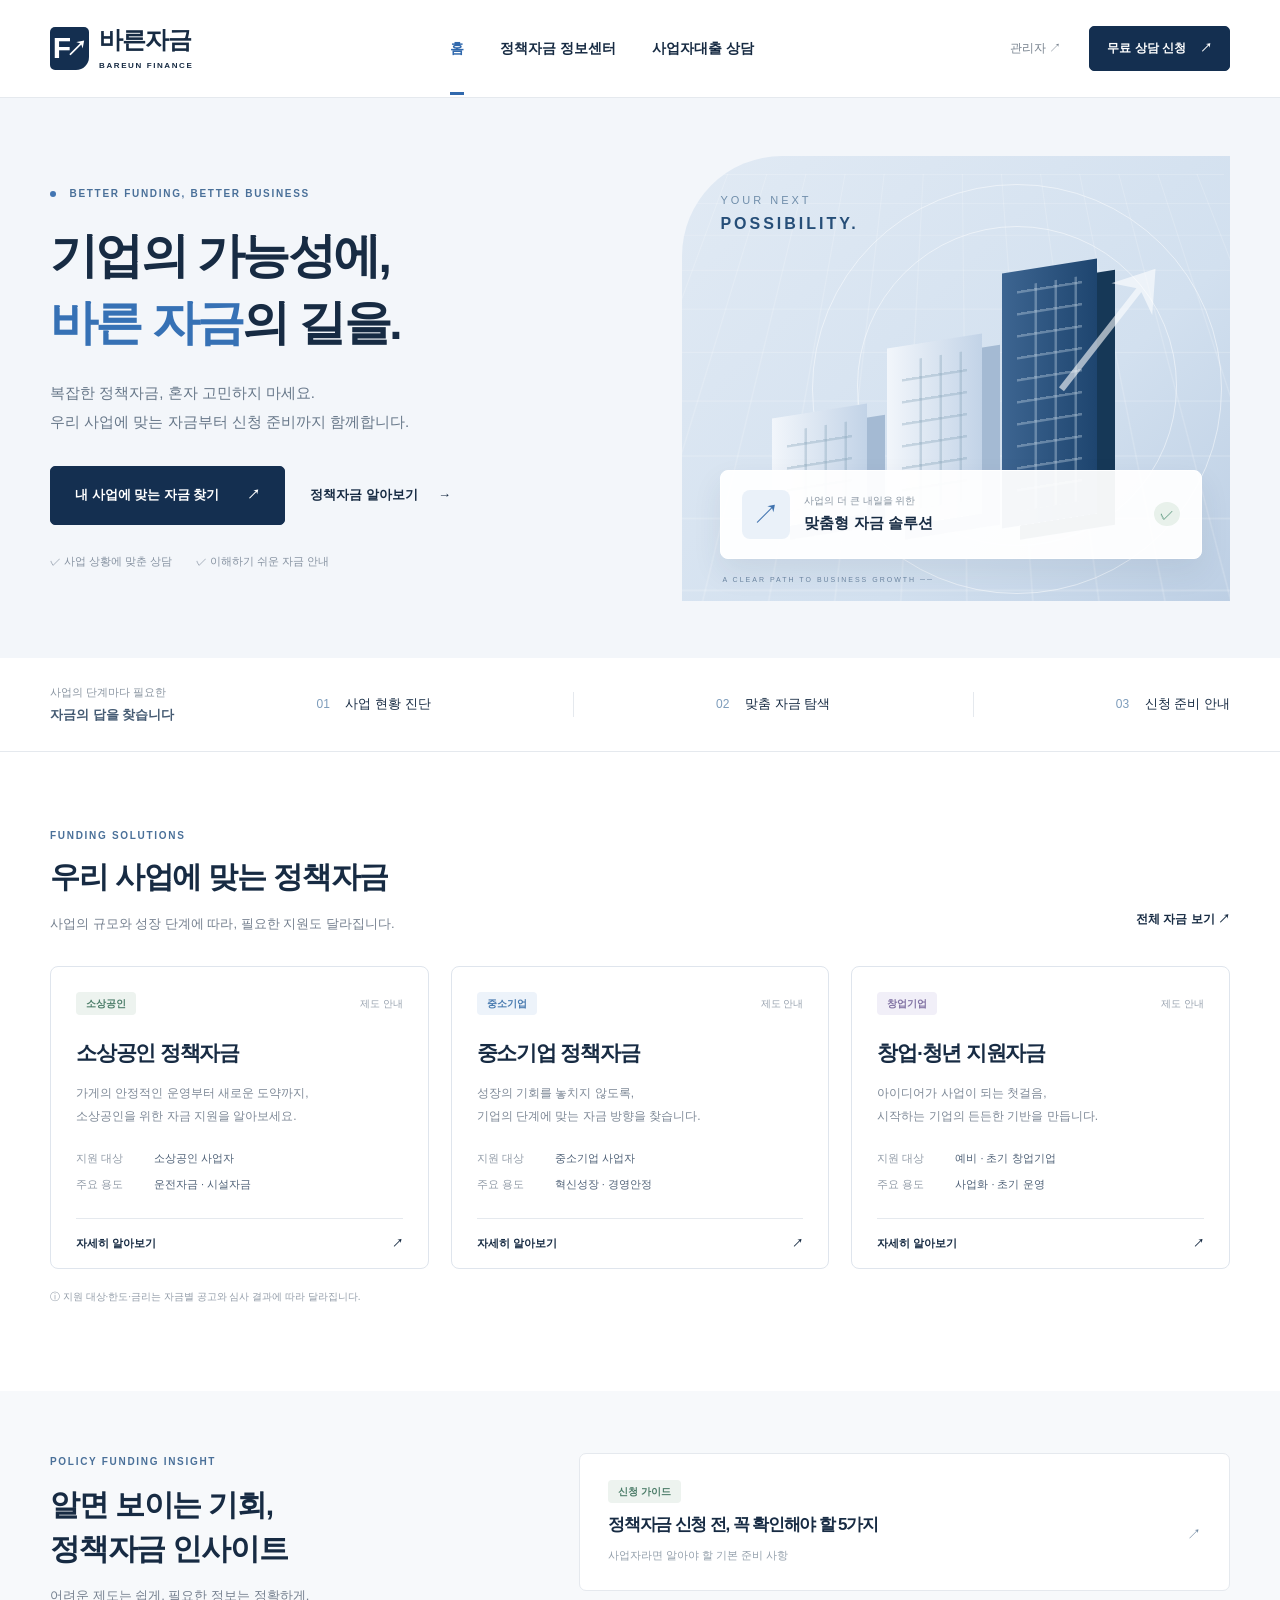
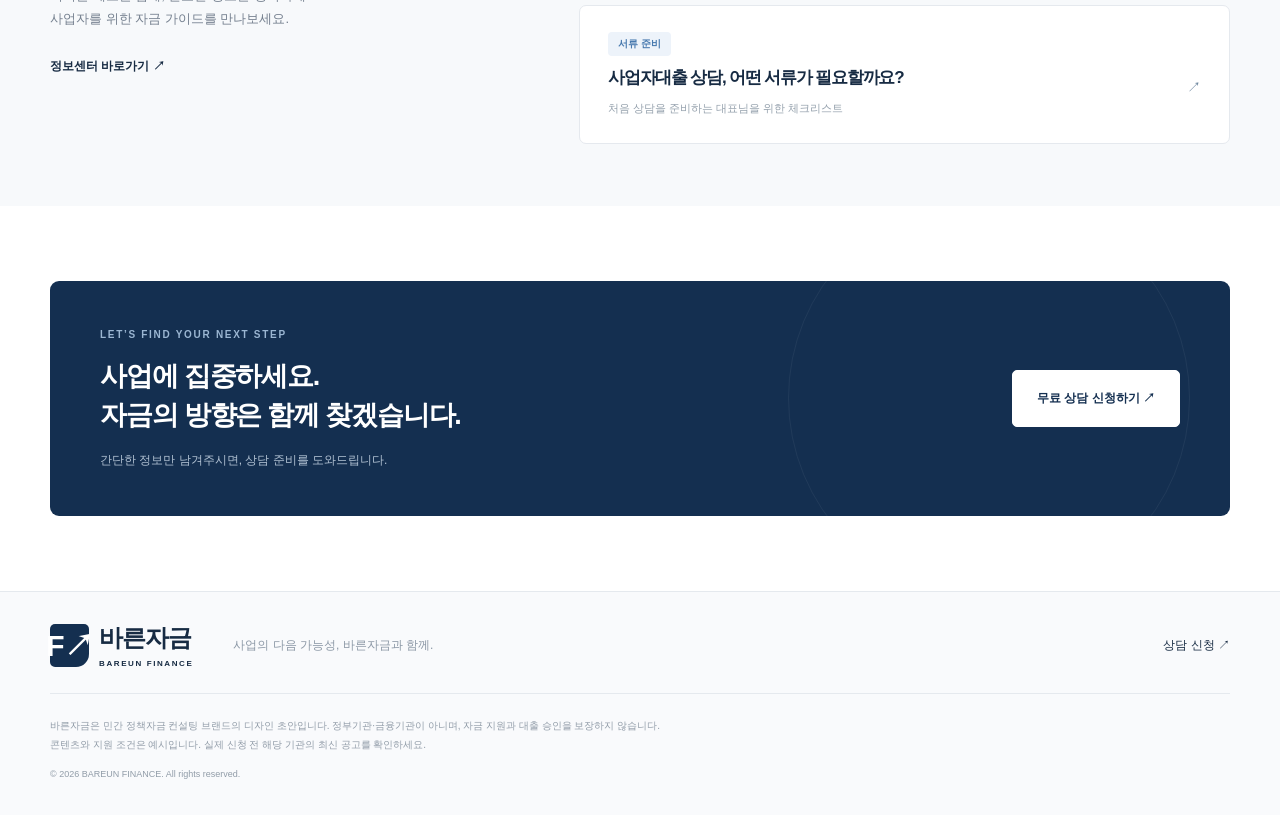
<file: index.html>
<!doctype html><html lang="ko"><head><meta charset="utf-8"><meta name="viewport" content="width=device-width,initial-scale=1"><title>기업의 가능성에, 바른 자금의 길을 | 바른자금</title><meta name="description" content="소상공인·중소기업 정책자금 정보를 쉽게 확인하고 사업자대출 상담을 준비하세요."><meta property="og:title" content="기업의 가능성에, 바른 자금의 길을 | 바른자금"><meta property="og:description" content="소상공인·중소기업 정책자금 정보를 쉽게 확인하고 사업자대출 상담을 준비하세요."><meta property="og:type" content="website"><meta name="robots" content="index,follow"><meta name="theme-color" content="#112b4a"><link rel="icon" href="assets/favicon.svg" type="image/svg+xml"><link rel="stylesheet" href="assets/style.css"><script src="assets/app.js" defer></script></head><body><a class="skip" href="#main">본문으로 건너뛰기</a><header><div class="container header-inner"><a class="brand" href="index.html"><span class="brand-icon">F<span>↗</span></span><span>바른자금<small>BAREUN FINANCE</small></span></a><nav aria-label="주 메뉴"><a href="index.html" aria-current="page">홈</a><a href="information.html">정책자금 정보센터</a><a href="consultation.html">사업자대출 상담</a></nav><a class="admin-link" href="admin.html">관리자 <span>↗</span></a><a class="button small" href="consultation.html">무료 상담 신청 <span>↗</span></a></div></header><main id="main"><section class="hero"><div class="container hero-grid"><div class="hero-copy"><div class="eyebrow"><i></i> BETTER FUNDING, BETTER BUSINESS</div><h1>기업의 가능성에,<br><span>바른 자금</span>의 길을.</h1><p>복잡한 정책자금, 혼자 고민하지 마세요.<br>우리 사업에 맞는 자금부터 신청 준비까지 함께합니다.</p><div class="hero-actions"><a class="button" href="consultation.html">내 사업에 맞는 자금 찾기 <span>↗</span></a><a class="text-link" href="information.html">정책자금 알아보기 <span>→</span></a></div><div class="hero-proof"><span>✓ 사업 상황에 맞춘 상담</span><span>✓ 이해하기 쉬운 자금 안내</span></div></div><div class="hero-art" aria-label="기업 성장과 금융 기회를 표현한 그래픽" role="img"><div class="art-grid"></div><div class="orbit orbit-one"></div><div class="orbit orbit-two"></div><div class="art-caption">YOUR NEXT<br><strong>POSSIBILITY.</strong></div><div class="building b1"></div><div class="building b2"></div><div class="building b3"></div><div class="growth-line">↗</div><div class="float-card"><span class="float-icon">↗</span><div><small>사업의 더 큰 내일을 위한</small><strong>맞춤형 자금 솔루션</strong></div><span class="check">✓</span></div><span class="art-bottom">A CLEAR PATH TO BUSINESS GROWTH ──</span></div></div></section><section class="trust-strip"><div class="container"><span>사업의 단계마다 필요한<br><strong>자금의 답을 찾습니다</strong></span><div><b>01</b> 사업 현황 진단</div><i></i><div><b>02</b> 맞춤 자금 탐색</div><i></i><div><b>03</b> 신청 준비 안내</div></div></section><section class="section container"><div class="section-heading"><div><div class="eyebrow">FUNDING SOLUTIONS</div><h2>우리 사업에 맞는 정책자금</h2><p>사업의 규모와 성장 단계에 따라, 필요한 지원도 달라집니다.</p></div><a class="text-link" href="information.html">전체 자금 보기 ↗</a></div><div class="cards"><article class="fund-card" data-category="소상공인"><div class="card-top"><span class="tag">소상공인</span><span class="muted">제도 안내</span></div><h3>소상공인 정책자금</h3><p>가게의 안정적인 운영부터 새로운 도약까지,<br>소상공인을 위한 자금 지원을 알아보세요.</p><dl><div><dt>지원 대상</dt><dd>소상공인 사업자</dd></div><div><dt>주요 용도</dt><dd>운전자금 · 시설자금</dd></div></dl><a href="information.html#small">자세히 알아보기 <span>↗</span></a></article><article class="fund-card" data-category="중소기업"><div class="card-top"><span class="tag blue">중소기업</span><span class="muted">제도 안내</span></div><h3>중소기업 정책자금</h3><p>성장의 기회를 놓치지 않도록,<br>기업의 단계에 맞는 자금 방향을 찾습니다.</p><dl><div><dt>지원 대상</dt><dd>중소기업 사업자</dd></div><div><dt>주요 용도</dt><dd>혁신성장 · 경영안정</dd></div></dl><a href="information.html#business">자세히 알아보기 <span>↗</span></a></article><article class="fund-card" data-category="창업기업"><div class="card-top"><span class="tag violet">창업기업</span><span class="muted">제도 안내</span></div><h3>창업·청년 지원자금</h3><p>아이디어가 사업이 되는 첫걸음,<br>시작하는 기업의 든든한 기반을 만듭니다.</p><dl><div><dt>지원 대상</dt><dd>예비 · 초기 창업기업</dd></div><div><dt>주요 용도</dt><dd>사업화 · 초기 운영</dd></div></dl><a href="information.html#startup">자세히 알아보기 <span>↗</span></a></article></div><p class="disclaimer">ⓘ 지원 대상·한도·금리는 자금별 공고와 심사 결과에 따라 달라집니다.</p></section><section class="insight-section"><div class="container insight-grid"><div><div class="eyebrow">POLICY FUNDING INSIGHT</div><h2>알면 보이는 기회,<br>정책자금 인사이트</h2><p>어려운 제도는 쉽게, 필요한 정보는 정확하게.<br>사업자를 위한 자금 가이드를 만나보세요.</p><a class="text-link" href="information.html">정보센터 바로가기 ↗</a></div><div class="insight-list"><a href="information.html#guide"><span class="tag">신청 가이드</span><h3>정책자금 신청 전, 꼭 확인해야 할 5가지</h3><small>사업자라면 알아야 할 기본 준비 사항</small><span class="arrow">↗</span></a><a href="information.html#documents"><span class="tag blue">서류 준비</span><h3>사업자대출 상담, 어떤 서류가 필요할까요?</h3><small>처음 상담을 준비하는 대표님을 위한 체크리스트</small><span class="arrow">↗</span></a></div></div></section><section class="container section"><div class="cta"><div><div class="eyebrow">LET’S FIND YOUR NEXT STEP</div><h2>사업에 집중하세요.<br>자금의 방향은 함께 찾겠습니다.</h2><p>간단한 정보만 남겨주시면, 상담 준비를 도와드립니다.</p></div><a class="button light" href="consultation.html">무료 상담 신청하기 ↗</a></div></section></main><footer><div class="container footer-top"><a class="brand" href="index.html"><span class="brand-icon">F↗</span><span>바른자금<small>BAREUN FINANCE</small></span></a><p>사업의 다음 가능성, 바른자금과 함께.</p><a href="consultation.html">상담 신청 ↗</a></div><div class="container fine">바른자금은 민간 정책자금 컨설팅 브랜드의 디자인 초안입니다. 정부기관·금융기관이 아니며, 자금 지원과 대출 승인을 보장하지 않습니다.<br>콘텐츠와 지원 조건은 예시입니다. 실제 신청 전 해당 기관의 최신 공고를 확인하세요.<span>© 2026 BAREUN FINANCE. All rights reserved.</span></div></footer><div id="toast" role="status" aria-live="polite"></div></body></html>
</file>
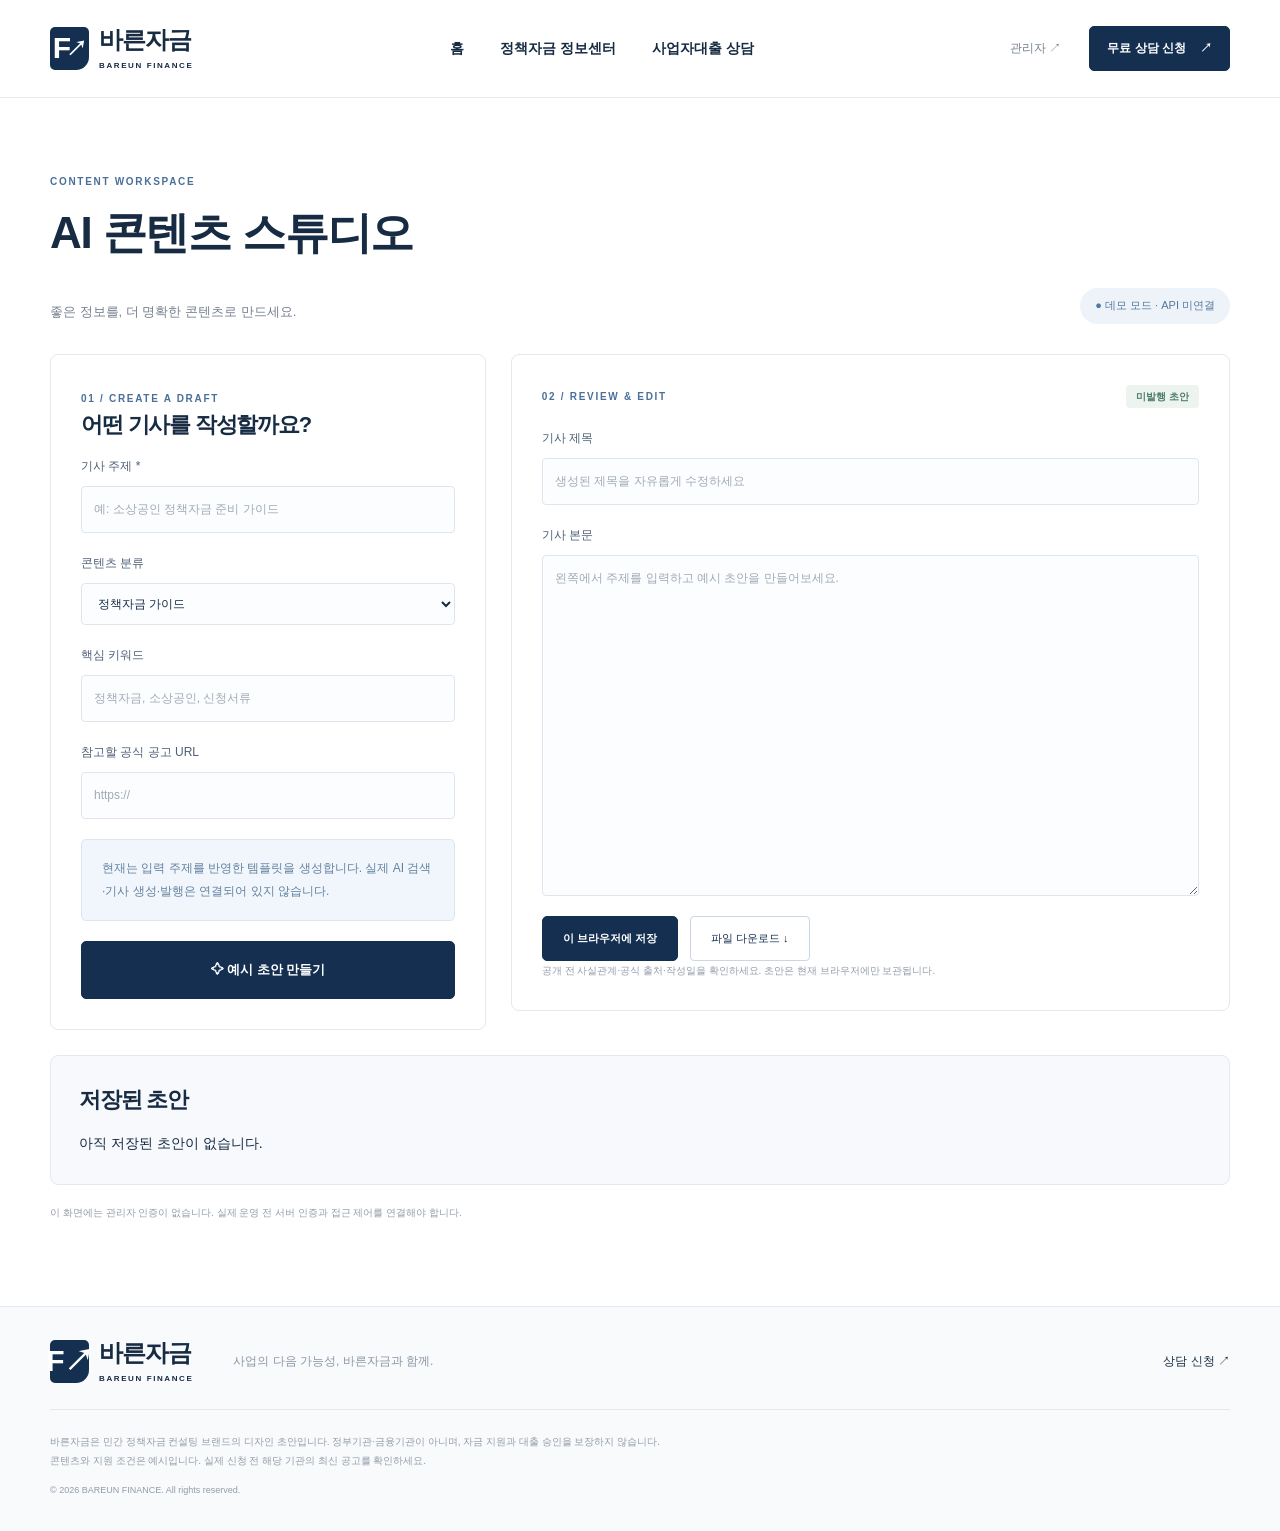
<file: admin.html>
<!doctype html><html lang="ko"><head><meta charset="utf-8"><meta name="viewport" content="width=device-width,initial-scale=1"><title>AI 기사 작성 관리자 | 바른자금</title><meta name="description" content="정책자금 정보 콘텐츠 작성과 편집을 위한 관리자 화면 초안."><meta property="og:title" content="AI 기사 작성 관리자 | 바른자금"><meta property="og:description" content="정책자금 정보 콘텐츠 작성과 편집을 위한 관리자 화면 초안."><meta property="og:type" content="website"><meta name="robots" content="noindex,nofollow"><meta name="theme-color" content="#112b4a"><link rel="icon" href="assets/favicon.svg" type="image/svg+xml"><link rel="stylesheet" href="assets/style.css"><script src="assets/app.js" defer></script></head><body><a class="skip" href="#main">본문으로 건너뛰기</a><header><div class="container header-inner"><a class="brand" href="index.html"><span class="brand-icon">F<span>↗</span></span><span>바른자금<small>BAREUN FINANCE</small></span></a><nav aria-label="주 메뉴"><a href="index.html">홈</a><a href="information.html">정책자금 정보센터</a><a href="consultation.html">사업자대출 상담</a></nav><a class="admin-link" href="admin.html">관리자 <span>↗</span></a><a class="button small" href="consultation.html">무료 상담 신청 <span>↗</span></a></div></header><main id="main"><section class="container section"><div class="section-heading"><div><div class="eyebrow">CONTENT WORKSPACE</div><h1>AI 콘텐츠 스튜디오</h1><p>좋은 정보를, 더 명확한 콘텐츠로 만드세요.</p></div><span class="demo-badge">● 데모 모드 · API 미연결</span></div><div class="admin-layout"><form id="article-form" class="form-card"><span class="eyebrow">01 / CREATE A DRAFT</span><h2>어떤 기사를 작성할까요?</h2><label>기사 주제 *<input id="topic" required maxlength="100" placeholder="예: 소상공인 정책자금 준비 가이드"></label><label>콘텐츠 분류<select id="category"><option>정책자금 가이드</option><option>사업자대출 정보</option><option>창업 지원</option></select></label><label>핵심 키워드<input id="keywords" maxlength="150" placeholder="정책자금, 소상공인, 신청서류"></label><label>참고할 공식 공고 URL<input id="source" type="url" placeholder="https://"></label><div class="notice">현재는 입력 주제를 반영한 템플릿을 생성합니다. 실제 AI 검색·기사 생성·발행은 연결되어 있지 않습니다.</div><button class="button full-button">✧ 예시 초안 만들기</button></form><section class="form-card editor"><div class="editor-top"><span class="eyebrow">02 / REVIEW & EDIT</span><span class="tag">미발행 초안</span></div><label>기사 제목<input id="article-title" placeholder="생성된 제목을 자유롭게 수정하세요"></label><label>기사 본문<textarea id="article-body" rows="15" placeholder="왼쪽에서 주제를 입력하고 예시 초안을 만들어보세요."></textarea></label><div class="editor-actions"><button id="save-draft" class="button">이 브라우저에 저장</button><button id="download-draft" class="outline-button">파일 다운로드 ↓</button></div><p class="fine">공개 전 사실관계·공식 출처·작성일을 확인하세요. 초안은 현재 브라우저에만 보관됩니다.</p></section></div><section class="guide wide"><h2>저장된 초안</h2><div id="saved-list"></div></section><p class="disclaimer">이 화면에는 관리자 인증이 없습니다. 실제 운영 전 서버 인증과 접근 제어를 연결해야 합니다.</p></section></main><footer><div class="container footer-top"><a class="brand" href="index.html"><span class="brand-icon">F↗</span><span>바른자금<small>BAREUN FINANCE</small></span></a><p>사업의 다음 가능성, 바른자금과 함께.</p><a href="consultation.html">상담 신청 ↗</a></div><div class="container fine">바른자금은 민간 정책자금 컨설팅 브랜드의 디자인 초안입니다. 정부기관·금융기관이 아니며, 자금 지원과 대출 승인을 보장하지 않습니다.<br>콘텐츠와 지원 조건은 예시입니다. 실제 신청 전 해당 기관의 최신 공고를 확인하세요.<span>© 2026 BAREUN FINANCE. All rights reserved.</span></div></footer><div id="toast" role="status" aria-live="polite"></div></body></html>
</file>
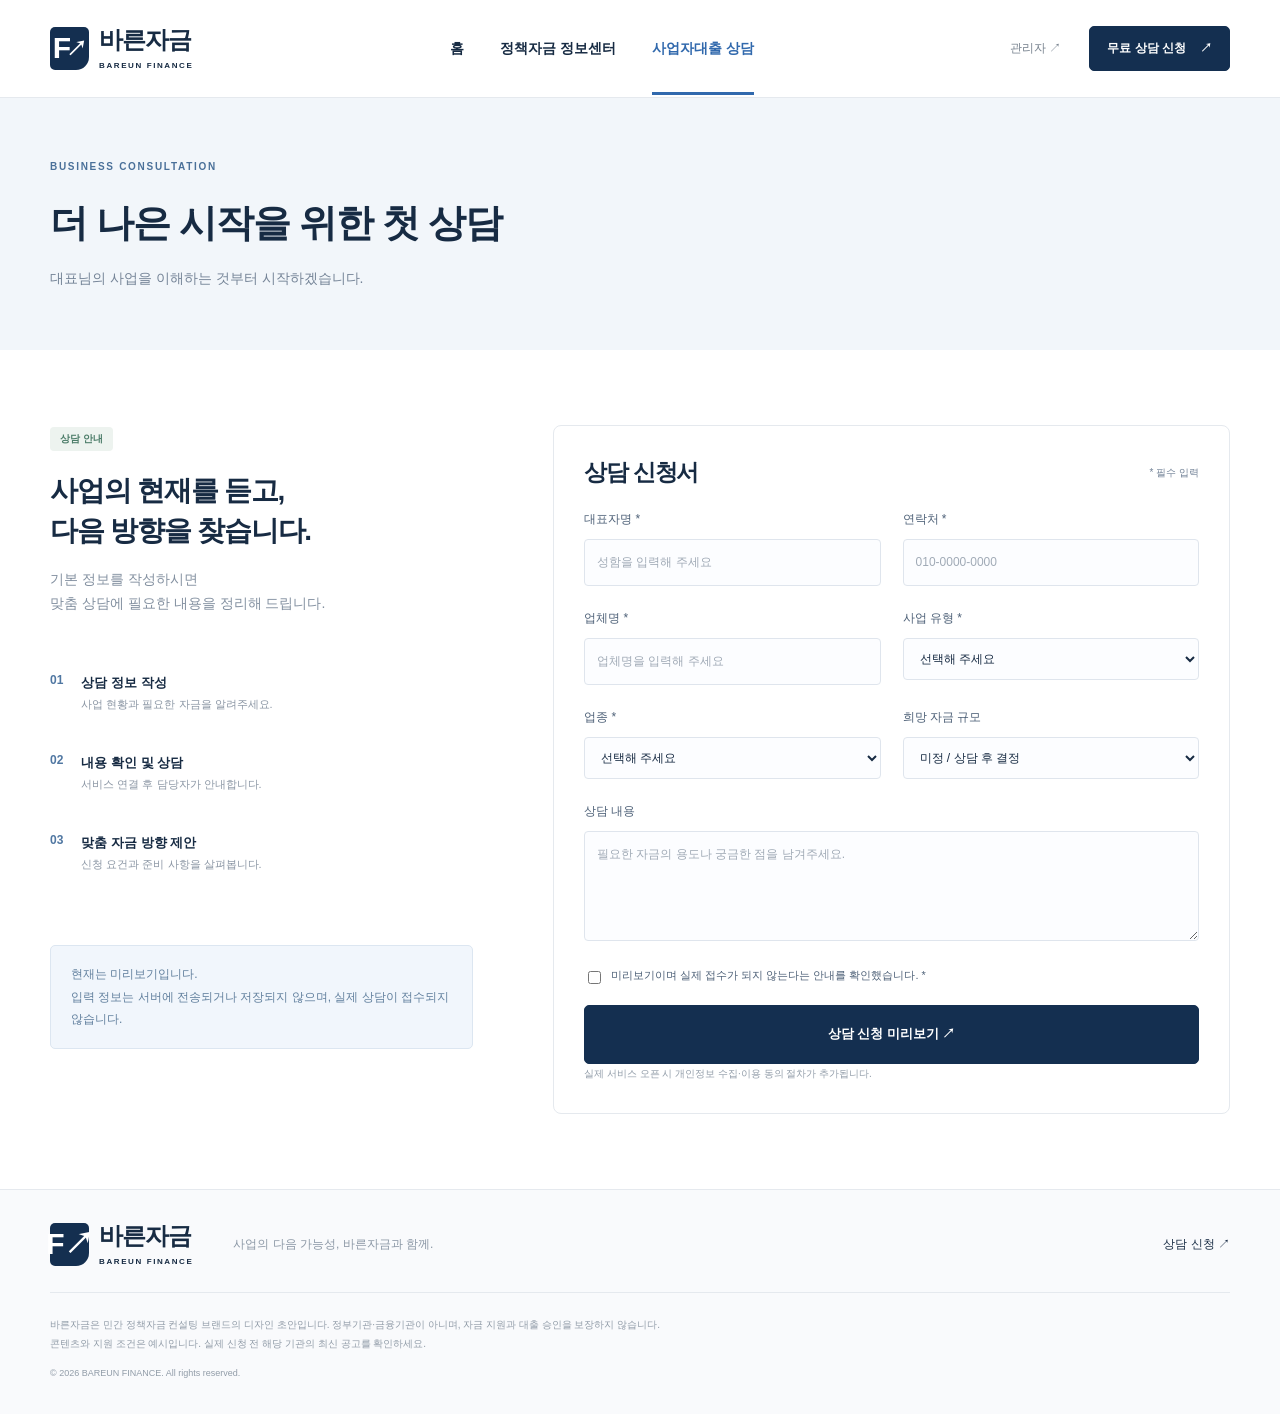
<file: consultation.html>
<!doctype html><html lang="ko"><head><meta charset="utf-8"><meta name="viewport" content="width=device-width,initial-scale=1"><title>사업자대출 상담 신청 | 바른자금</title><meta name="description" content="사업 현황과 필요한 자금을 정리하고 맞춤 정책자금 상담을 준비하세요."><meta property="og:title" content="사업자대출 상담 신청 | 바른자금"><meta property="og:description" content="사업 현황과 필요한 자금을 정리하고 맞춤 정책자금 상담을 준비하세요."><meta property="og:type" content="website"><meta name="robots" content="index,follow"><meta name="theme-color" content="#112b4a"><link rel="icon" href="assets/favicon.svg" type="image/svg+xml"><link rel="stylesheet" href="assets/style.css"><script src="assets/app.js" defer></script></head><body><a class="skip" href="#main">본문으로 건너뛰기</a><header><div class="container header-inner"><a class="brand" href="index.html"><span class="brand-icon">F<span>↗</span></span><span>바른자금<small>BAREUN FINANCE</small></span></a><nav aria-label="주 메뉴"><a href="index.html">홈</a><a href="information.html">정책자금 정보센터</a><a href="consultation.html" aria-current="page">사업자대출 상담</a></nav><a class="admin-link" href="admin.html">관리자 <span>↗</span></a><a class="button small" href="consultation.html">무료 상담 신청 <span>↗</span></a></div></header><main id="main"><section class="page-hero"><div class="container"><div class="eyebrow">BUSINESS CONSULTATION</div><h1>더 나은 시작을 위한 첫 상담</h1><p>대표님의 사업을 이해하는 것부터 시작하겠습니다.</p></div></section><section class="container section form-layout"><aside><span class="tag">상담 안내</span><h2>사업의 현재를 듣고,<br>다음 방향을 찾습니다.</h2><p>기본 정보를 작성하시면<br>맞춤 상담에 필요한 내용을 정리해 드립니다.</p><ol class="steps"><li><b>01</b><div><strong>상담 정보 작성</strong><p>사업 현황과 필요한 자금을 알려주세요.</p></div></li><li><b>02</b><div><strong>내용 확인 및 상담</strong><p>서비스 연결 후 담당자가 안내합니다.</p></div></li><li><b>03</b><div><strong>맞춤 자금 방향 제안</strong><p>신청 요건과 준비 사항을 살펴봅니다.</p></div></li></ol><div class="notice">현재는 미리보기입니다.<br>입력 정보는 서버에 전송되거나 저장되지 않으며, 실제 상담이 접수되지 않습니다.</div></aside><form id="consult-form" class="form-card"><div class="form-title"><h2>상담 신청서</h2><span>* 필수 입력</span></div><div class="form-grid"><label>대표자명 *<input name="name" required maxlength="30" autocomplete="name" placeholder="성함을 입력해 주세요"></label><label>연락처 *<input name="phone" required type="tel" pattern="[0-9+() -]{9,20}" autocomplete="tel" placeholder="010-0000-0000"></label><label>업체명 *<input name="company" required maxlength="80" autocomplete="organization" placeholder="업체명을 입력해 주세요"></label><label>사업 유형 *<select name="type" required><option value="">선택해 주세요</option><option>개인사업자</option><option>법인사업자</option><option>예비창업자</option></select></label><label>업종 *<select name="industry" required><option value="">선택해 주세요</option><option>도소매업</option><option>음식·숙박업</option><option>제조업</option><option>서비스업</option><option>기타</option></select></label><label>희망 자금 규모<select name="amount"><option>미정 / 상담 후 결정</option><option>3천만 원 이하</option><option>3천만~1억 원</option><option>1억 원 이상</option></select></label><label class="full">상담 내용<textarea name="message" rows="4" maxlength="1000" placeholder="필요한 자금의 용도나 궁금한 점을 남겨주세요."></textarea></label></div><label class="consent"><input type="checkbox" required> 미리보기이며 실제 접수가 되지 않는다는 안내를 확인했습니다. *</label><button class="button full-button">상담 신청 미리보기 ↗</button><p class="fine">실제 서비스 오픈 시 개인정보 수집·이용 동의 절차가 추가됩니다.</p><div id="consult-result" class="notice" hidden role="status"></div></form></section></main><footer><div class="container footer-top"><a class="brand" href="index.html"><span class="brand-icon">F↗</span><span>바른자금<small>BAREUN FINANCE</small></span></a><p>사업의 다음 가능성, 바른자금과 함께.</p><a href="consultation.html">상담 신청 ↗</a></div><div class="container fine">바른자금은 민간 정책자금 컨설팅 브랜드의 디자인 초안입니다. 정부기관·금융기관이 아니며, 자금 지원과 대출 승인을 보장하지 않습니다.<br>콘텐츠와 지원 조건은 예시입니다. 실제 신청 전 해당 기관의 최신 공고를 확인하세요.<span>© 2026 BAREUN FINANCE. All rights reserved.</span></div></footer><div id="toast" role="status" aria-live="polite"></div></body></html>
</file>
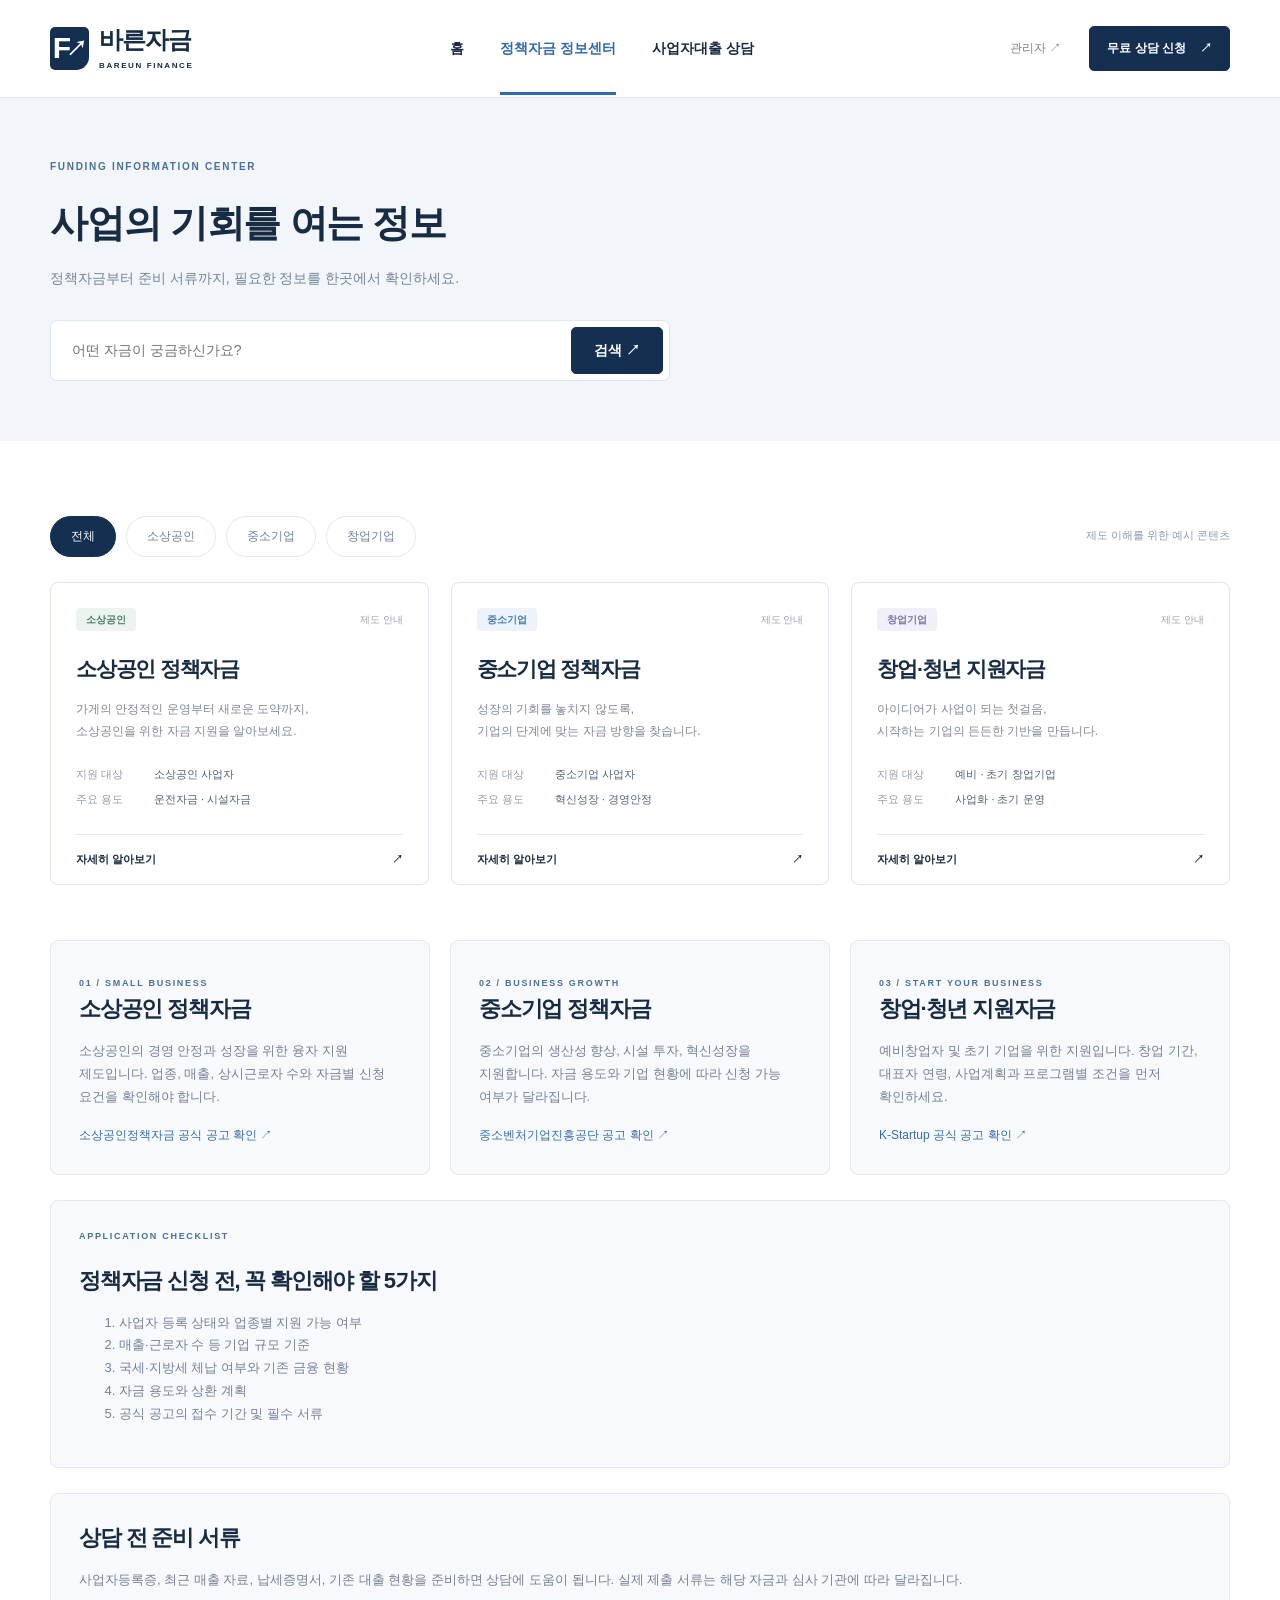
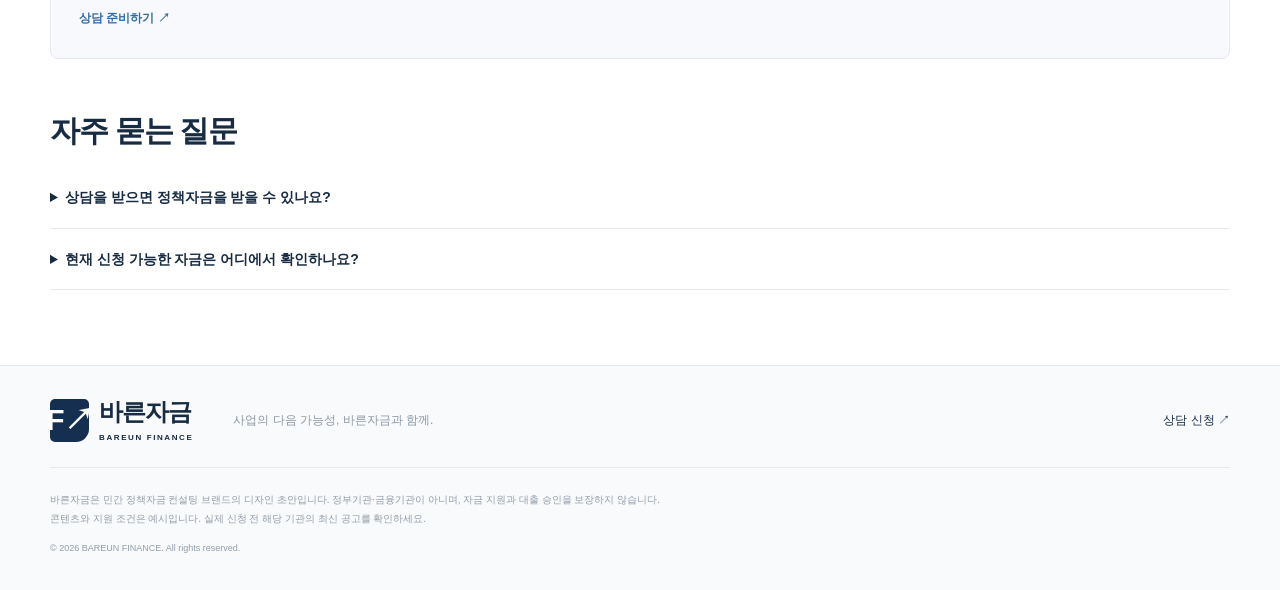
<file: information.html>
<!doctype html><html lang="ko"><head><meta charset="utf-8"><meta name="viewport" content="width=device-width,initial-scale=1"><title>정책자금 정보센터 | 바른자금</title><meta name="description" content="소상공인, 중소기업, 창업기업을 위한 정책자금 제도와 신청 준비 가이드."><meta property="og:title" content="정책자금 정보센터 | 바른자금"><meta property="og:description" content="소상공인, 중소기업, 창업기업을 위한 정책자금 제도와 신청 준비 가이드."><meta property="og:type" content="website"><meta name="robots" content="index,follow"><meta name="theme-color" content="#112b4a"><link rel="icon" href="assets/favicon.svg" type="image/svg+xml"><link rel="stylesheet" href="assets/style.css"><script src="assets/app.js" defer></script><script type="application/ld+json">{"@context": "https://schema.org", "@type": "FAQPage", "mainEntity": [{"@type": "Question", "name": "상담을 받으면 정책자금을 받을 수 있나요?", "acceptedAnswer": {"@type": "Answer", "text": "상담은 지원 가능성을 검토하는 과정입니다. 지원 여부와 금액은 해당 기관의 공고와 심사에 따라 결정되며, 승인을 보장하지 않습니다."}}, {"@type": "Question", "name": "현재 신청 가능한 자금은 어디에서 확인하나요?", "acceptedAnswer": {"@type": "Answer", "text": "소상공인정책자금, 중소벤처기업진흥공단, K-Startup의 공식 공고에서 최신 접수 일정과 조건을 확인할 수 있습니다."}}]}</script></head><body><a class="skip" href="#main">본문으로 건너뛰기</a><header><div class="container header-inner"><a class="brand" href="index.html"><span class="brand-icon">F<span>↗</span></span><span>바른자금<small>BAREUN FINANCE</small></span></a><nav aria-label="주 메뉴"><a href="index.html">홈</a><a href="information.html" aria-current="page">정책자금 정보센터</a><a href="consultation.html">사업자대출 상담</a></nav><a class="admin-link" href="admin.html">관리자 <span>↗</span></a><a class="button small" href="consultation.html">무료 상담 신청 <span>↗</span></a></div></header><main id="main"><section class="page-hero"><div class="container"><div class="eyebrow">FUNDING INFORMATION CENTER</div><h1>사업의 기회를 여는 정보</h1><p>정책자금부터 준비 서류까지, 필요한 정보를 한곳에서 확인하세요.</p><form id="search-form" class="search-box"><input id="search" aria-label="정책자금 검색" placeholder="어떤 자금이 궁금하신가요?"><button class="button">검색 ↗</button></form></div></section><section class="container section"><div class="filter-row" aria-label="자금 분류"><button class="filter active" data-filter="전체" aria-pressed="true">전체</button><button class="filter" data-filter="소상공인" aria-pressed="false">소상공인</button><button class="filter" data-filter="중소기업" aria-pressed="false">중소기업</button><button class="filter" data-filter="창업기업" aria-pressed="false">창업기업</button><span>제도 이해를 위한 예시 콘텐츠</span></div><div class="cards" id="fund-results"><article class="fund-card" data-category="소상공인"><div class="card-top"><span class="tag">소상공인</span><span class="muted">제도 안내</span></div><h3>소상공인 정책자금</h3><p>가게의 안정적인 운영부터 새로운 도약까지,<br>소상공인을 위한 자금 지원을 알아보세요.</p><dl><div><dt>지원 대상</dt><dd>소상공인 사업자</dd></div><div><dt>주요 용도</dt><dd>운전자금 · 시설자금</dd></div></dl><a href="information.html#small">자세히 알아보기 <span>↗</span></a></article><article class="fund-card" data-category="중소기업"><div class="card-top"><span class="tag blue">중소기업</span><span class="muted">제도 안내</span></div><h3>중소기업 정책자금</h3><p>성장의 기회를 놓치지 않도록,<br>기업의 단계에 맞는 자금 방향을 찾습니다.</p><dl><div><dt>지원 대상</dt><dd>중소기업 사업자</dd></div><div><dt>주요 용도</dt><dd>혁신성장 · 경영안정</dd></div></dl><a href="information.html#business">자세히 알아보기 <span>↗</span></a></article><article class="fund-card" data-category="창업기업"><div class="card-top"><span class="tag violet">창업기업</span><span class="muted">제도 안내</span></div><h3>창업·청년 지원자금</h3><p>아이디어가 사업이 되는 첫걸음,<br>시작하는 기업의 든든한 기반을 만듭니다.</p><dl><div><dt>지원 대상</dt><dd>예비 · 초기 창업기업</dd></div><div><dt>주요 용도</dt><dd>사업화 · 초기 운영</dd></div></dl><a href="information.html#startup">자세히 알아보기 <span>↗</span></a></article></div><p id="no-results" hidden>검색 결과가 없습니다. 다른 검색어를 입력해 주세요.</p><div class="guide-grid"><article id="small" class="guide"><span class="eyebrow">01 / SMALL BUSINESS</span><h2>소상공인 정책자금</h2><p>소상공인의 경영 안정과 성장을 위한 융자 지원 제도입니다. 업종, 매출, 상시근로자 수와 자금별 신청 요건을 확인해야 합니다.</p><a href="https://ols.semas.or.kr/" target="_blank" rel="noopener">소상공인정책자금 공식 공고 확인 ↗</a></article><article id="business" class="guide"><span class="eyebrow">02 / BUSINESS GROWTH</span><h2>중소기업 정책자금</h2><p>중소기업의 생산성 향상, 시설 투자, 혁신성장을 지원합니다. 자금 용도와 기업 현황에 따라 신청 가능 여부가 달라집니다.</p><a href="https://www.kosmes.or.kr/" target="_blank" rel="noopener">중소벤처기업진흥공단 공고 확인 ↗</a></article><article id="startup" class="guide"><span class="eyebrow">03 / START YOUR BUSINESS</span><h2>창업·청년 지원자금</h2><p>예비창업자 및 초기 기업을 위한 지원입니다. 창업 기간, 대표자 연령, 사업계획과 프로그램별 조건을 먼저 확인하세요.</p><a href="https://www.k-startup.go.kr/" target="_blank" rel="noopener">K-Startup 공식 공고 확인 ↗</a></article></div><article id="guide" class="guide wide"><div class="eyebrow">APPLICATION CHECKLIST</div><h2>정책자금 신청 전, 꼭 확인해야 할 5가지</h2><ol><li>사업자 등록 상태와 업종별 지원 가능 여부</li><li>매출·근로자 수 등 기업 규모 기준</li><li>국세·지방세 체납 여부와 기존 금융 현황</li><li>자금 용도와 상환 계획</li><li>공식 공고의 접수 기간 및 필수 서류</li></ol></article><article id="documents" class="guide wide"><h2>상담 전 준비 서류</h2><p>사업자등록증, 최근 매출 자료, 납세증명서, 기존 대출 현황을 준비하면 상담에 도움이 됩니다. 실제 제출 서류는 해당 자금과 심사 기관에 따라 달라집니다.</p><a class="text-link" href="consultation.html">상담 준비하기 ↗</a></article><section class="faq"><h2>자주 묻는 질문</h2><details><summary>상담을 받으면 정책자금을 받을 수 있나요?</summary><p>상담은 지원 가능성을 검토하는 과정입니다. 지원 여부와 금액은 해당 기관의 공고와 심사에 따라 결정되며, 승인을 보장하지 않습니다.</p></details><details><summary>현재 신청 가능한 자금은 어디에서 확인하나요?</summary><p>소상공인정책자금, 중소벤처기업진흥공단, K-Startup의 공식 공고에서 최신 접수 일정과 조건을 확인할 수 있습니다.</p></details></section></section></main><footer><div class="container footer-top"><a class="brand" href="index.html"><span class="brand-icon">F↗</span><span>바른자금<small>BAREUN FINANCE</small></span></a><p>사업의 다음 가능성, 바른자금과 함께.</p><a href="consultation.html">상담 신청 ↗</a></div><div class="container fine">바른자금은 민간 정책자금 컨설팅 브랜드의 디자인 초안입니다. 정부기관·금융기관이 아니며, 자금 지원과 대출 승인을 보장하지 않습니다.<br>콘텐츠와 지원 조건은 예시입니다. 실제 신청 전 해당 기관의 최신 공고를 확인하세요.<span>© 2026 BAREUN FINANCE. All rights reserved.</span></div></footer><div id="toast" role="status" aria-live="polite"></div></body></html>
</file>
<file: assets/style.css>
:root{--navy:#142f50;--ink:#172b43;--blue:#3169ad;--muted:#75808f;--line:#e5e9ee}*{box-sizing:border-box}html{scroll-behavior:smooth;scroll-padding-top:100px}body{margin:0;font-family:'Noto Sans KR',Arial,sans-serif;color:var(--ink);font-size:14px;line-height:1.75;word-break:keep-all;background:white}a{color:inherit;text-decoration:none}button,input,select,textarea{font:inherit}button,a,input,select,textarea{touch-action:manipulation}button{cursor:pointer}button:focus-visible,a:focus-visible,input:focus-visible,select:focus-visible,textarea:focus-visible{outline:3px solid #639fe4;outline-offset:4px}h1,h2,h3,p{margin-top:0}h1,h2,h3{line-height:1.45;letter-spacing:-1.2px}h1{font-size:44px}h2{font-size:30px;margin-bottom:15px}h3{font-size:21px}.container{width:min(1180px,calc(100% - 80px));margin:auto}header{height:98px;border-bottom:1px solid var(--line);background:#fff}.header-inner{height:100%;display:flex;align-items:center;gap:28px}.brand{display:flex;align-items:center;gap:10px;font-size:24px;font-weight:800;line-height:1.2;white-space:nowrap;letter-spacing:-1px}.brand small{display:block;font-size:8px;letter-spacing:1.6px;margin-top:6px;font-weight:600}.brand-icon{background:var(--navy);color:white;width:39px;height:43px;border-radius:5px 5px 13px 5px;display:flex;align-items:center;justify-content:center;font-size:30px;font-family:Arial;position:relative}.brand-icon span{font-size:21px;margin-left:-4px}.header-inner nav{display:flex;gap:36px;margin:auto;font-weight:600}.header-inner nav a{padding:34px 0;position:relative}.header-inner nav a[aria-current]{color:var(--blue)}.header-inner nav a[aria-current]:after{content:'';position:absolute;bottom:0;height:3px;left:0;right:0;background:var(--blue)}.admin-link{font-size:12px;color:#78838f}.button{display:inline-flex;align-items:center;justify-content:center;gap:28px;padding:17px 24px;background:var(--navy);color:white;border:1px solid var(--navy);border-radius:5px;font-weight:600;transition:background .2s,transform .2s}.button:hover{background:#275681;transform:translateY(-2px)}.button.small{padding:11px 17px;font-size:12px;gap:14px}.text-link{font-weight:600;display:inline-flex;gap:20px;align-items:center}.text-link:hover{color:var(--blue)}.hero{background:#f3f6fa;overflow:hidden}.hero-grid{display:grid;grid-template-columns:1.1fr 1fr;min-height:560px;align-items:center;gap:30px}.eyebrow{font-size:10px;letter-spacing:1.7px;font-weight:700;color:#4a7099;margin-bottom:20px}.eyebrow i{display:inline-block;width:6px;height:6px;border-radius:50%;background:#4275b2;margin-right:9px}.hero h1{font-size:48px;line-height:1.4;letter-spacing:-2.6px;margin-bottom:23px;font-weight:800}.hero h1 span{color:#3671b5}.hero-copy>p{color:#677789;font-size:15px;line-height:1.9;margin-bottom:30px}.hero-actions{display:flex;gap:25px;align-items:center;font-size:13px}.hero-proof{display:flex;gap:24px;color:#8692a1;font-size:11px;margin-top:27px}.hero-art{position:relative;height:445px;border-radius:100px 0 0 0;background:linear-gradient(135deg,#e1eaf4,#d2e0ef 65%,#bdcfe4);overflow:hidden;isolation:isolate}.art-grid{position:absolute;inset:0;background-image:linear-gradient(#ffffff32 1px,transparent 1px),linear-gradient(90deg,#ffffff32 1px,transparent 1px);background-size:40px 40px;transform:perspective(300px) rotateX(20deg) scale(1.3)}.art-caption{position:absolute;top:35px;left:38px;color:#6f8daa;font-size:11px;letter-spacing:3px;line-height:1.8}.art-caption strong{color:#264e78;font-size:16px}.orbit{position:absolute;border:1px solid #ffffff80;width:410px;height:410px;border-radius:50%;top:28px;left:130px}.orbit-two{width:320px;height:320px;top:70px;left:175px}.building{position:absolute;bottom:80px;width:95px;background:linear-gradient(90deg,#f2f6fb,#c2d3e7);box-shadow:18px 14px 0 #a4bad3;transform:skewY(-9deg)}.building:after{content:'';position:absolute;inset:15px;background:repeating-linear-gradient(0deg,transparent 0 19px,#809fb455 20px 22px),repeating-linear-gradient(90deg,transparent 0 17px,#809fb455 18px 20px)}.b1{height:110px;left:90px}.b2{height:180px;left:205px}.b3{height:255px;left:320px;background:linear-gradient(90deg,#3d6591,#1e456f);box-shadow:18px 14px 0 #163857}.b3:after{background:repeating-linear-gradient(0deg,transparent 0 19px,#d5e4f055 20px 22px),repeating-linear-gradient(90deg,transparent 0 17px,#d5e4f055 18px 20px)}.growth-line{position:absolute;right:36px;top:65px;font:170px Arial;color:#fff9;transform:rotate(-7deg)}.float-card{position:absolute;bottom:42px;left:38px;right:28px;padding:19px 21px;background:#fffffff2;display:flex;align-items:center;gap:14px;border:1px solid white;border-radius:8px;box-shadow:0 13px 30px #223e5b15}.float-icon{font-size:28px;color:#3f72ae;background:#eaf1f9;padding:0 10px;border-radius:8px}.float-card small{display:block;color:#8894a1;font-size:10px}.float-card strong{font-size:15px}.check{margin-left:auto;background:#e8f1eb;color:#4a8d71;border-radius:50%;padding:0 6px}.art-bottom{position:absolute;bottom:14px;left:40px;font-size:7px;letter-spacing:2px;color:#69839f}.trust-strip{border-bottom:1px solid var(--line)}.trust-strip .container{display:flex;align-items:center;justify-content:space-between;padding-top:25px;padding-bottom:25px;font-size:13px}.trust-strip .container>span{font-size:11px;line-height:1.8;color:#8a95a1}.trust-strip strong{color:#455b73;font-size:13px}.trust-strip b{font-size:12px;color:#7d9cbb;margin-right:12px;font-weight:500}.trust-strip i{height:25px;width:1px;background:var(--line)}.section{padding-top:75px;padding-bottom:75px}.section-heading{display:flex;align-items:end;justify-content:space-between;margin-bottom:30px;gap:20px}.section-heading .eyebrow{margin-bottom:10px}.section-heading p,.insight-grid p{color:var(--muted);font-size:13px;margin-bottom:0}.section-heading>.text-link{font-size:12px;margin-bottom:6px}.cards{display:grid;grid-template-columns:repeat(3,1fr);gap:22px}.fund-card{border:1px solid #dfe5ed;border-radius:8px;padding:25px 25px 0;background:white;transition:transform .2s,box-shadow .2s}.fund-card:hover{transform:translateY(-4px);box-shadow:0 12px 30px #17395a0b}.card-top{display:flex;justify-content:space-between;align-items:center;margin-bottom:23px}.tag{display:inline-flex;padding:3px 10px;background:#edf3ef;color:#4b7c68;font-size:10px;font-weight:600;border-radius:4px}.tag.blue{background:#edf3fa;color:#487aaf}.tag.violet{background:#f1eff8;color:#8172a3}.muted{font-size:10px;color:#96a0ad}.fund-card h3{margin-bottom:13px}.fund-card p{font-size:12px;color:#7e8997;line-height:1.9;margin-bottom:22px}.fund-card dl{font-size:11px;margin:0 0 24px}.fund-card dl div{display:flex;margin-top:6px}.fund-card dt{color:#929ca8;width:78px}.fund-card dd{margin:0;color:#4f6177}.fund-card>a{display:flex;justify-content:space-between;border-top:1px solid var(--line);padding:15px 0;font-size:11px;font-weight:600}.disclaimer{font-size:10px;color:#929ca8;margin-top:19px}.insight-section{background:#f7f9fb;padding:62px 0}.insight-grid{display:grid;grid-template-columns:1fr 1.45fr;gap:80px}.insight-grid .eyebrow{margin-bottom:13px}.insight-grid .text-link{font-size:12px;margin-top:25px}.insight-list>a{display:block;background:white;border:1px solid var(--line);border-radius:7px;padding:24px 28px;position:relative}.insight-list>a+a{margin-top:14px}.insight-list h3{font-size:17px;margin:10px 0 4px}.insight-list small{font-size:11px;color:#94a0ac}.arrow{position:absolute;right:28px;top:50%;color:#6f88a0}.cta{background:var(--navy);border-radius:9px;padding:45px 50px;display:flex;align-items:center;justify-content:space-between;color:white;position:relative;overflow:hidden;gap:25px}.cta:after{content:'';position:absolute;width:400px;height:400px;border:1px solid #ffffff0e;border-radius:50%;right:40px;pointer-events:none}.cta .eyebrow{color:#9bb6d2;margin-bottom:13px}.cta h2{font-size:27px}.cta p{font-size:12px;color:#b2c2d3;margin:0}.button.light{background:white;color:var(--navy);border-color:white;font-size:12px;z-index:1}footer{background:#f9fafc;border-top:1px solid var(--line);padding:32px 0}.footer-top{display:flex;align-items:center;gap:40px}.footer-top p{font-size:12px;color:#8c98a6;margin:0}.footer-top>a:last-child{margin-left:auto;font-size:12px}.fine{font-size:10px;color:#919ca8;line-height:1.9}.footer-top+.fine{border-top:1px solid var(--line);margin-top:25px;padding-top:22px}.fine span{display:block;margin-top:12px;font-size:9px}.page-hero{background:#f2f6fa;padding:60px 0}.page-hero h1{font-size:38px;margin-bottom:15px}.page-hero p{color:#758497;margin-bottom:0}.search-box{display:flex;max-width:620px;margin-top:30px;background:white;padding:6px;border:1px solid #dfe6ef;border-radius:7px}.search-box input{border:0;background:transparent;flex:1;min-width:0;padding:10px 15px}.search-box .button{padding:10px 22px}.filter-row{display:flex;gap:10px;align-items:center;margin-bottom:25px;flex-wrap:wrap}.filter{border:1px solid var(--line);background:white;padding:9px 20px;border-radius:30px;color:#718097;font-size:12px}.filter.active{background:var(--navy);color:white;border-color:var(--navy)}.filter-row>span{margin-left:auto;font-size:11px;color:#8e9aaa}.guide-grid{display:grid;grid-template-columns:repeat(3,1fr);gap:20px;margin-top:55px}.guide{background:#f7f9fc;padding:28px;border:1px solid var(--line);border-radius:8px}.guide h2{font-size:22px}.guide p,.guide li{font-size:13px;color:#748195}.guide a{font-size:12px;color:#346ca7}.guide .eyebrow{font-size:9px}.guide.wide{margin-top:25px}.faq{margin-top:50px}.faq details{border-bottom:1px solid var(--line);padding:18px 0}.faq summary{cursor:pointer;font-weight:600}.faq p{color:#758497;margin-top:15px}.form-layout{display:grid;grid-template-columns:1fr 1.6fr;gap:80px}.form-layout aside>h2{margin-top:20px;font-size:28px}.form-layout aside>p{color:#8390a0}.steps{list-style:none;padding:15px 0;margin:0}.steps li{display:flex;gap:18px;margin:25px 0}.steps b{font-size:12px;color:#5077a2}.steps strong{font-size:13px}.steps p{font-size:11px;color:#8b96a4}.notice{padding:17px 20px;border:1px solid #dce6f1;background:#f1f6fc;color:#62809e;font-size:12px;line-height:1.9;border-radius:5px;margin:20px 0}.form-card{padding:30px;border:1px solid var(--line);border-radius:8px;background:white}.form-title{display:flex;justify-content:space-between;align-items:center;margin-bottom:20px}.form-title h2{font-size:23px;margin:0}.form-title span{font-size:10px;color:#718196}.form-grid{display:grid;grid-template-columns:1fr 1fr;gap:22px}.form-card label{display:block;font-size:12px;font-weight:500;color:#4d6077}.form-card input:not([type=checkbox]),.form-card select,.form-card textarea{display:block;width:100%;padding:12px;border:1px solid #dfe5ed;border-radius:4px;background:#fcfdff;color:var(--ink);margin-top:9px;font-size:12px}.form-card input::placeholder,.form-card textarea::placeholder{color:#a0aab6}.full{grid-column:1/-1}.consent{display:flex!important;align-items:start;gap:7px;margin:25px 0 18px;font-size:11px!important}.consent input{margin-top:5px}.full-button{width:100%;font-size:13px}.form-card .fine{margin-bottom:0}.demo-badge{font-size:11px;background:#edf3f9;padding:8px 15px;border-radius:30px;color:#53799f}.admin-layout{display:grid;grid-template-columns:1fr 1.65fr;gap:25px;align-items:start}.admin-layout h2{font-size:22px}.admin-layout form label+label{margin-top:20px}.editor label{margin-bottom:20px}.editor-top{display:flex;justify-content:space-between;align-items:center;margin-bottom:20px}.editor-top .eyebrow{margin:0}.editor-actions{display:flex;gap:12px}.editor-actions button{font-size:11px;padding:12px 20px}.outline-button{background:white;color:var(--navy);border:1px solid #cbd6e3;border-radius:4px;padding:10px 15px}.saved-item{display:flex;align-items:center;gap:15px;border-top:1px solid var(--line);padding:15px 0}.saved-item strong{margin-right:auto;font-size:13px}.saved-item button{font-size:11px}.saved-item small{font-size:10px;color:#8491a0}.skip{position:absolute;top:-100px;background:white;padding:10px;z-index:10}.skip:focus{top:0}#toast{position:fixed;bottom:25px;left:50%;transform:translateX(-50%);background:var(--navy);color:white;padding:13px 24px;border-radius:8px;font-size:12px;box-shadow:0 5px 20px #142f5020;z-index:20;display:none}#toast.visible{display:block}[hidden]{display:none!important}
@media(min-width:1450px){.hero-grid{min-height:610px}.hero-art{height:470px}.hero h1{font-size:53px}}
@media(max-width:1050px){.container{width:calc(100% - 48px)}.header-inner{gap:18px}.header-inner nav{gap:20px}.admin-link{display:none}.hero h1{font-size:40px}.hero-art{height:400px}.building{width:75px}.b1{left:45px}.b2{left:140px}.b3{left:235px}.hero-actions{gap:16px;flex-wrap:wrap}.hero-proof{gap:15px}.form-layout{gap:35px}.insight-grid{gap:40px}.fund-card{padding:20px 20px 0}}
@media(max-width:760px){.container{width:calc(100% - 36px)}header{height:auto}.header-inner{flex-wrap:wrap;padding-top:17px;gap:16px;justify-content:space-between}.brand{font-size:22px}.header-inner>.button{padding:9px 13px}.header-inner nav{order:3;width:100%;justify-content:space-between;margin:0;gap:10px;font-size:12px}.header-inner nav a{padding:13px 0}.hero-grid{grid-template-columns:1fr;padding-top:45px;padding-bottom:30px;gap:35px}.hero h1{font-size:39px}.hero-copy>p{font-size:13px}.hero-actions{font-size:12px}.hero-actions .button{padding:15px 18px;gap:18px}.hero-proof{font-size:10px;margin-top:20px}.hero-art{height:340px;max-width:500px;width:100%;justify-self:center;border-radius:70px 0 0 0}.b1{left:18%;height:80px}.b2{left:43%;height:140px}.b3{left:67%;height:205px}.building{bottom:75px;width:18%}.art-caption{top:22px;left:30px;font-size:9px}.float-card{left:22px;right:22px;bottom:30px;padding:14px}.float-card strong{font-size:13px}.art-bottom{bottom:7px;font-size:6px;left:25px}.growth-line{top:20px;font-size:140px}.trust-strip .container{flex-wrap:wrap;gap:18px;padding-top:20px;padding-bottom:20px}.trust-strip .container>span{width:100%}.trust-strip .container>span br{display:none}.trust-strip .container>span strong{margin-left:8px}.trust-strip .container>div{font-size:10px}.trust-strip b{margin-right:5px;font-size:10px}.trust-strip i{height:17px}.section{padding-top:45px;padding-bottom:45px}h2{font-size:25px}.section-heading{align-items:start;flex-direction:column;gap:15px;margin-bottom:24px}.section-heading p{font-size:12px}.cards,.guide-grid{grid-template-columns:1fr}.fund-card{padding:24px 24px 0}.card-top{margin-bottom:17px}.fund-card p br{display:none}.fund-card dl{margin-bottom:20px}.insight-section{padding:40px 0}.insight-grid{grid-template-columns:1fr;gap:28px}.insight-list h3{font-size:15px;padding-right:14px}.insight-list>a{padding:20px}.arrow{right:17px}.cta{padding:30px 25px;align-items:start;flex-direction:column}.cta h2{font-size:23px}.footer-top{gap:20px;flex-wrap:wrap}.footer-top p{order:3;width:100%;font-size:11px}.fine{font-size:9px}.page-hero{padding:38px 0}.page-hero h1{font-size:29px}.page-hero p{font-size:12px}.filter{padding:8px 15px}.filter-row>span{width:100%;margin-top:5px}.guide-grid{margin-top:35px}.form-layout,.admin-layout{grid-template-columns:1fr;gap:25px}.form-grid{gap:18px;grid-template-columns:1fr}.form-card{padding:23px}.form-layout aside>h2{font-size:25px}.form-layout aside>p br{display:none}.steps{display:none}.form-title h2{font-size:21px}.editor-actions{flex-wrap:wrap}.saved-item{flex-wrap:wrap}.saved-item strong{width:100%}.section-heading h1{font-size:32px;margin-bottom:10px}#toast{width:calc(100% - 40px);text-align:center}}
@media(prefers-reduced-motion:reduce){html{scroll-behavior:auto}*{transition:none!important}}
</file>
